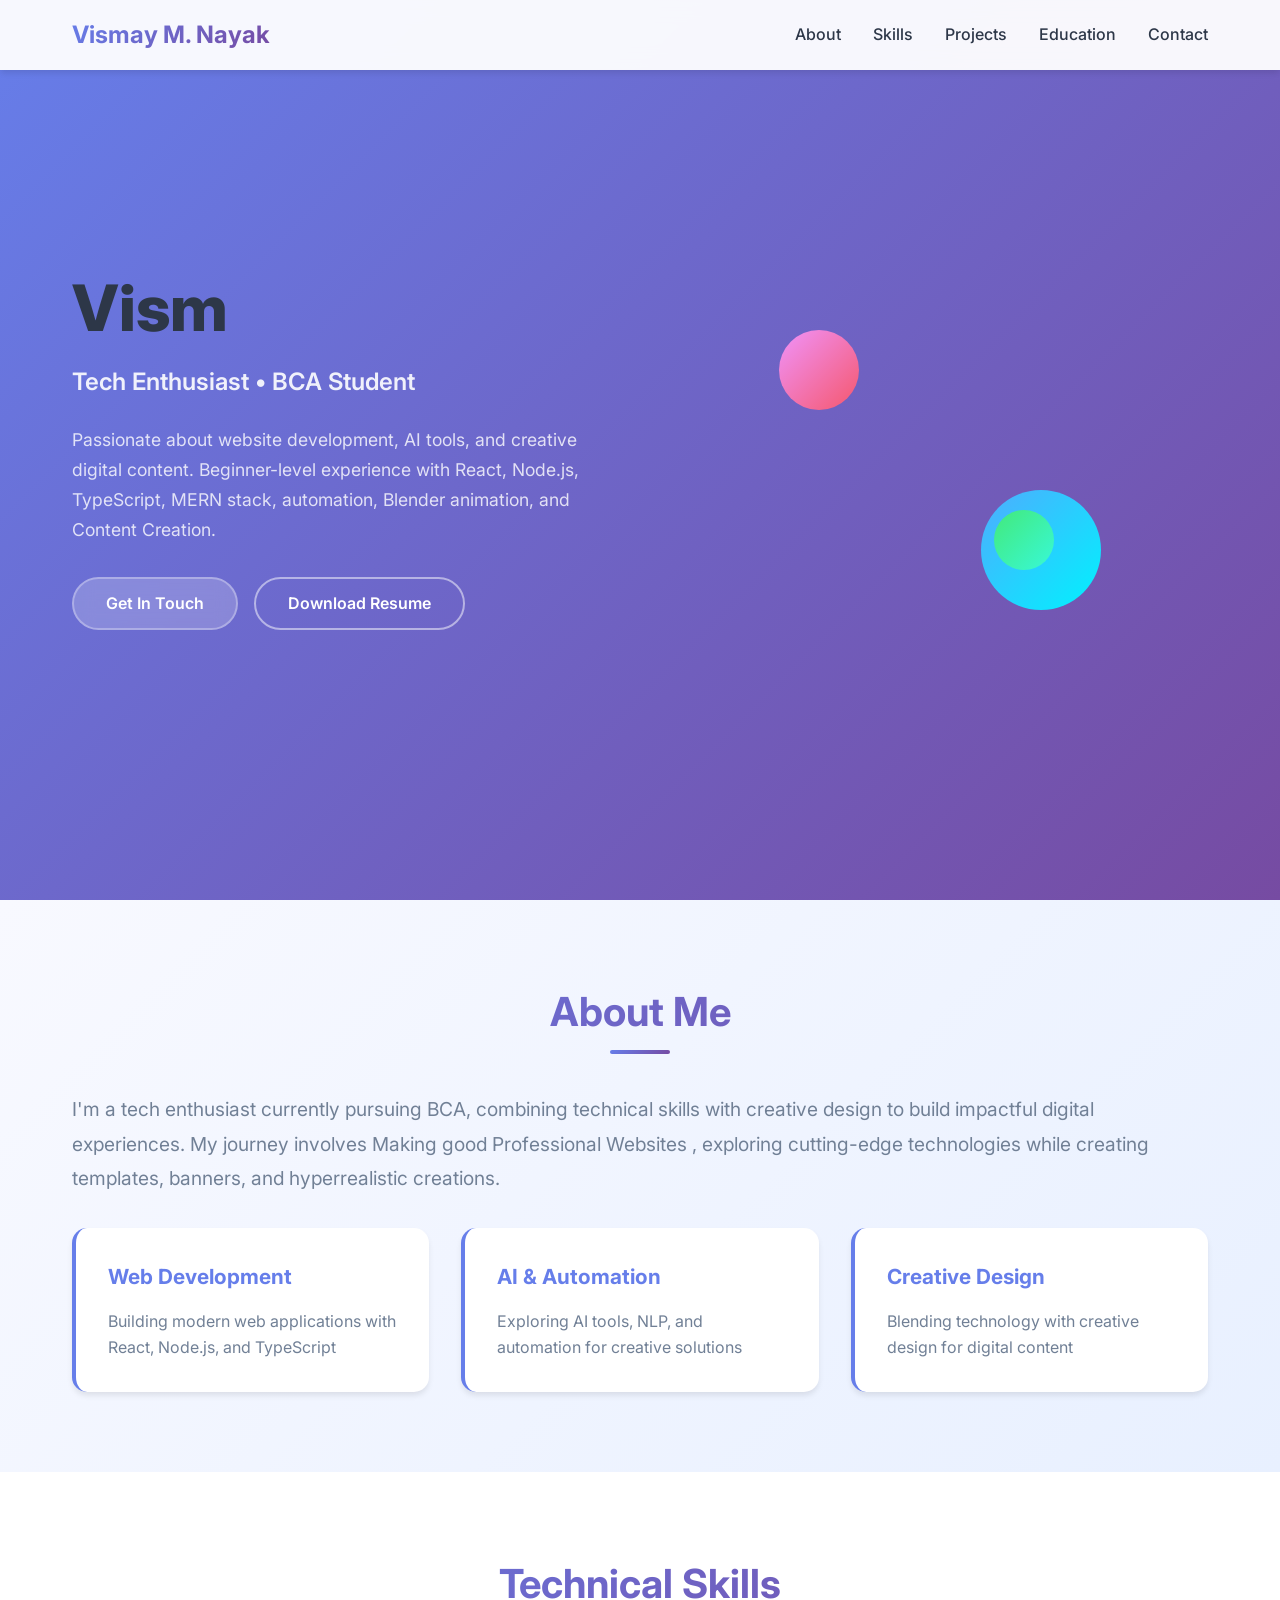
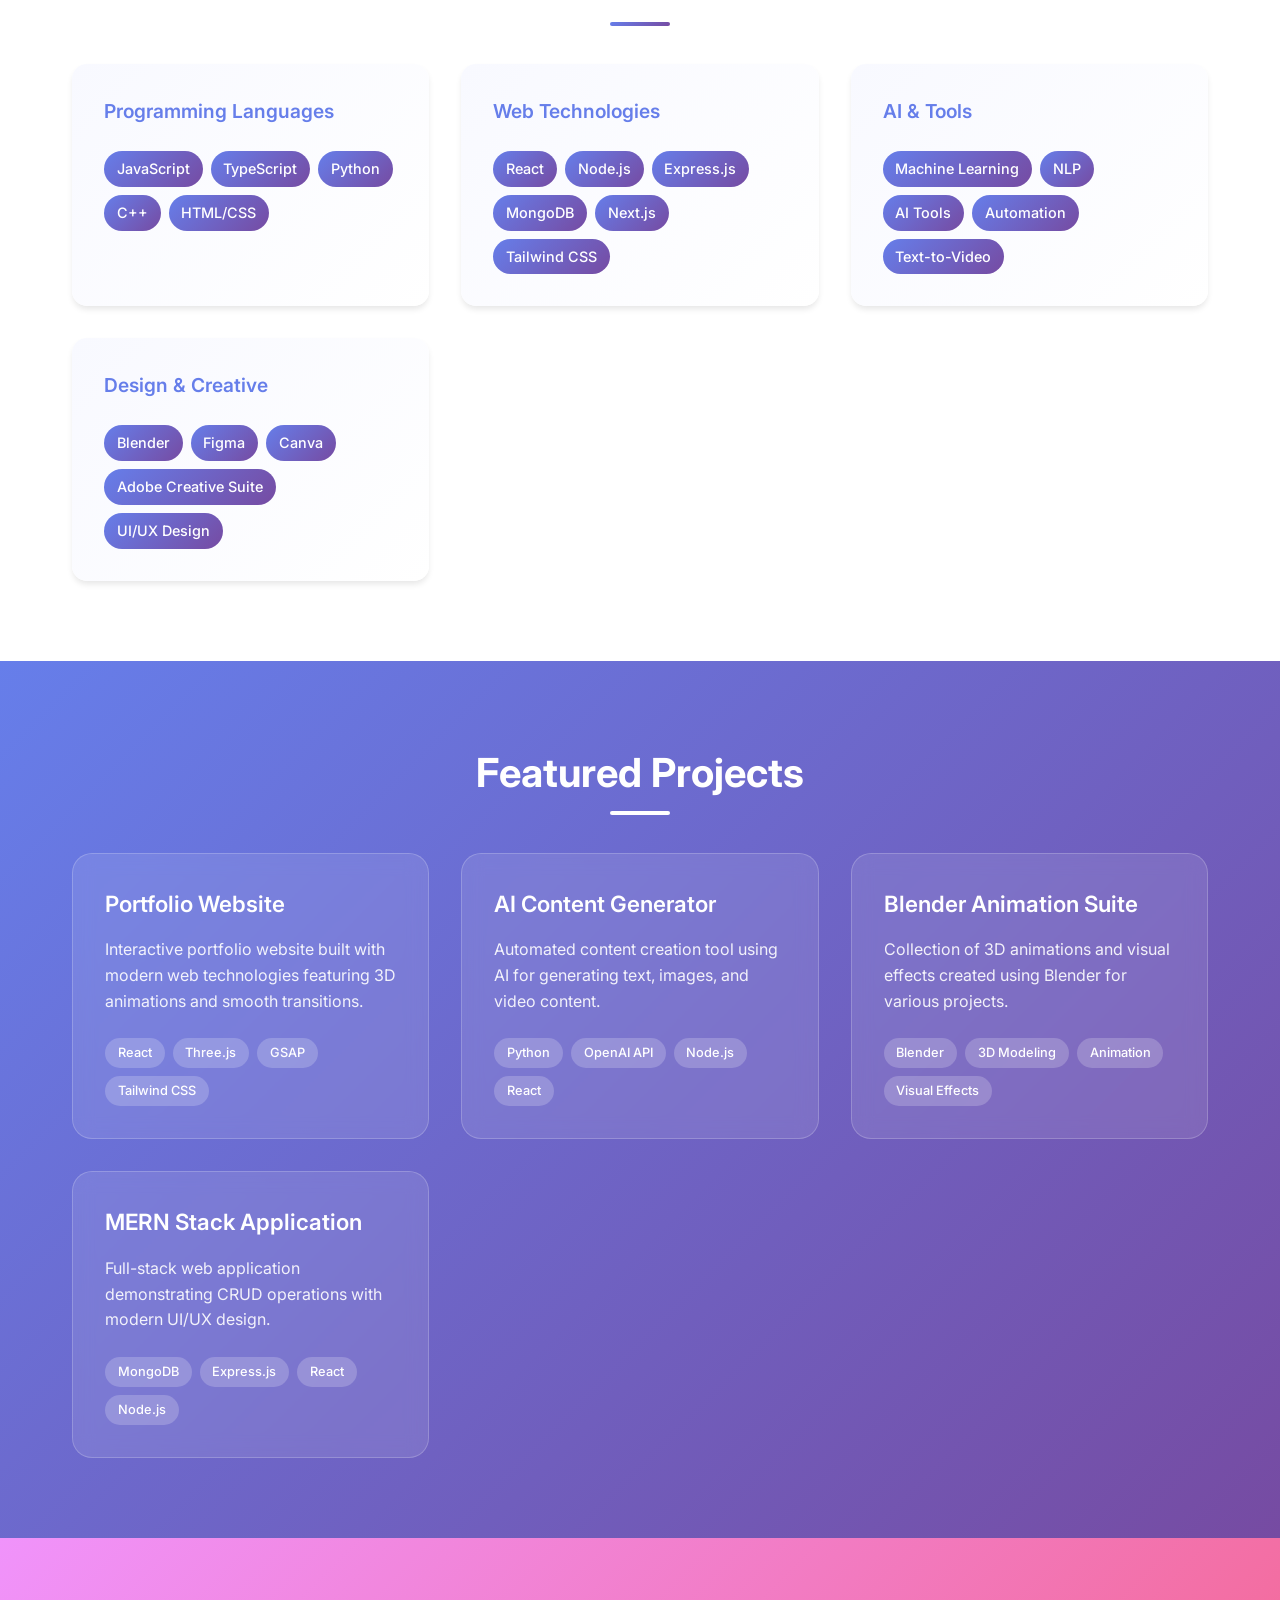
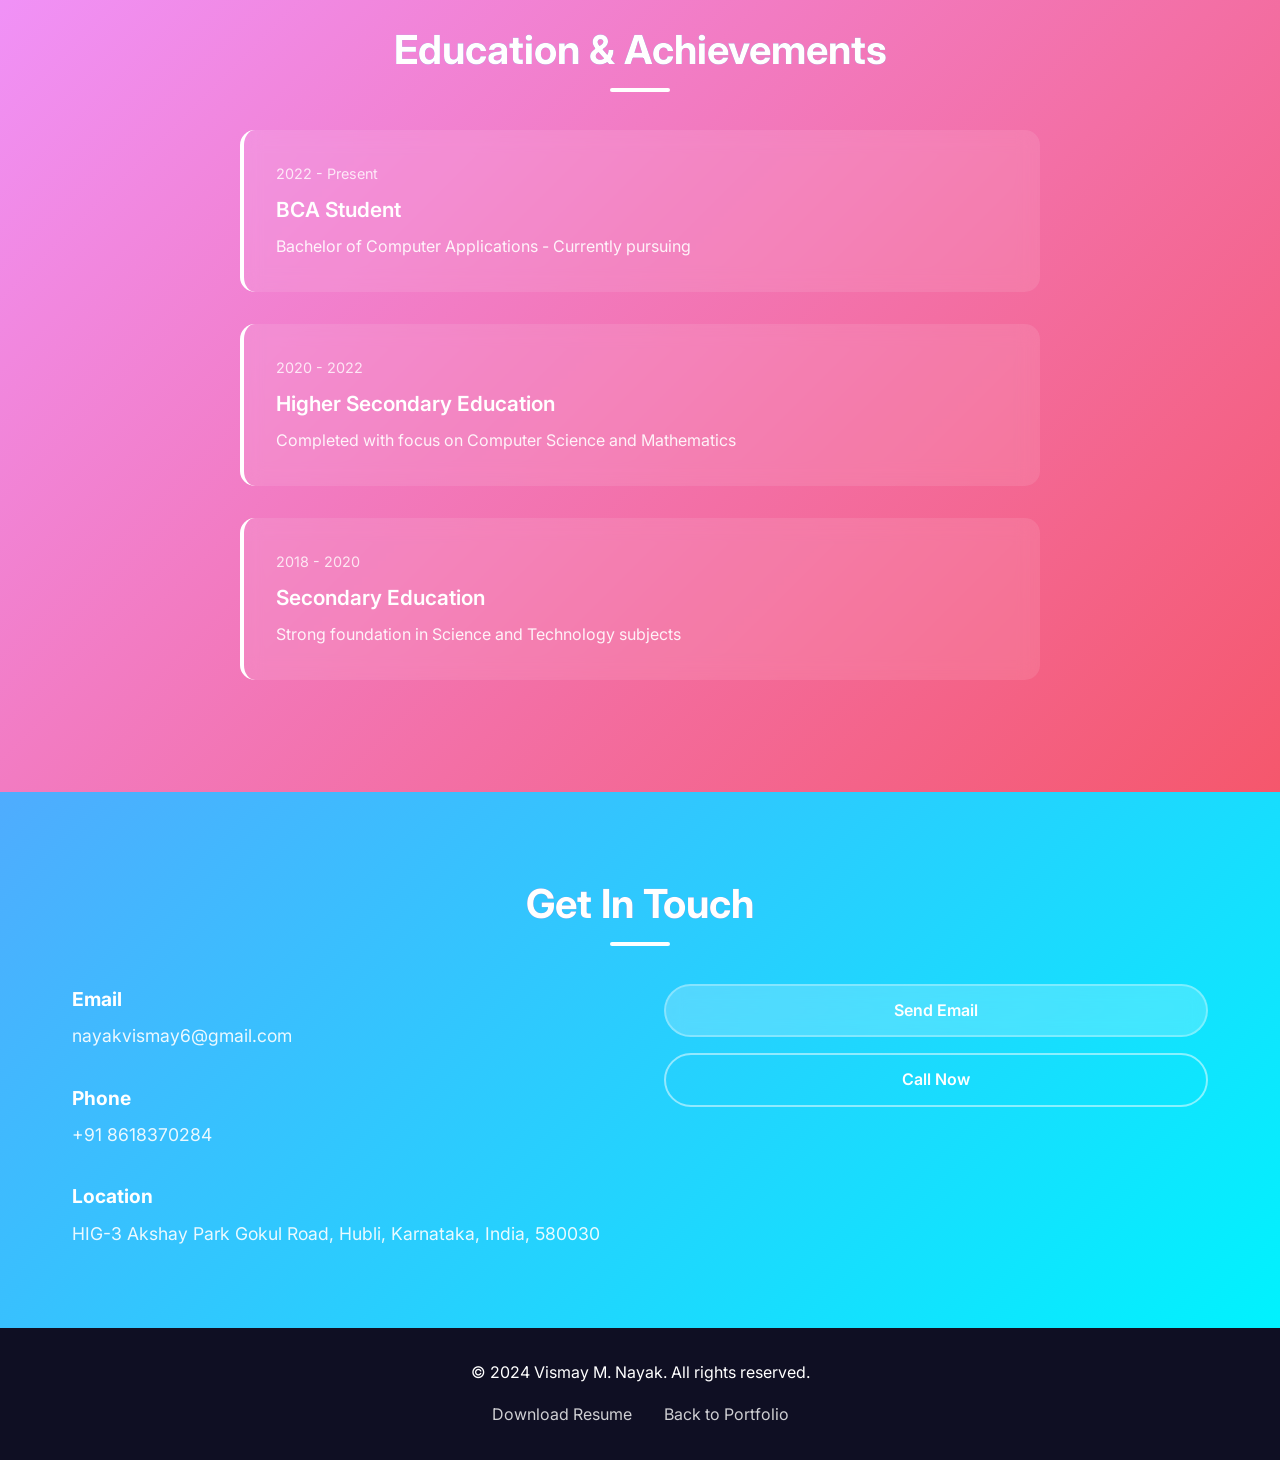
<file: resume.html>
<!DOCTYPE html>
<html lang="en">
<head>
  <meta charset="UTF-8">
  <meta name="viewport" content="width=device-width, initial-scale=1">
  <title>Vismay M. Nayak - Resume</title>
  <link rel="preconnect" href="https://fonts.googleapis.com">
  <link rel="preconnect" href="https://fonts.gstatic.com" crossorigin>
  <link href="https://fonts.googleapis.com/css2?family=Inter:wght@300;400;500;600;700;800&family=JetBrains+Mono:wght@400;500&display=swap" rel="stylesheet">
  <link rel="stylesheet" href="styles.css">
  <link rel="stylesheet" href="resume.css">
</head>
<body class="resume-body">
  <!-- Navigation -->
  <nav class="resume-nav">
    <div class="nav-container">
      <div class="nav-brand">Vismay M. Nayak</div>
      <ul class="nav-menu">
        <li><a href="#about" class="nav-link">About</a></li>
        <li><a href="#skills" class="nav-link">Skills</a></li>
        <li><a href="#projects" class="nav-link">Projects</a></li>
        <li><a href="#education" class="nav-link">Education</a></li>
        <li><a href="#contact" class="nav-link">Contact</a></li>
      </ul>
    </div>
  </nav>

  <!-- Hero Section -->
  <section id="hero" class="hero-section">
    <div class="hero-content">
      <div class="hero-text">
        <h1 class="hero-title">
          <span class="gradient-text">Vismay M. Nayak</span>
        </h1>
        <h2 class="hero-subtitle">Tech Enthusiast • BCA Student</h2>
        <p class="hero-description">
          Passionate about website development, AI tools, and creative digital content. 
          Beginner-level experience with React, Node.js, TypeScript, MERN stack, automation, 
          Blender animation, and Content Creation.
        </p>
        <div class="hero-actions">
          <a href="#contact" class="btn btn-primary">Get In Touch</a>
          <a href="assets\Final JOB RESUME INTERNSHIP.pdf" target="_blank" class="btn btn-secondary">Download Resume</a>
        </div>
      </div>
      <div class="hero-visual">
        <div class="floating-shapes">
          <div class="shape shape-1"></div>
          <div class="shape shape-2"></div>
          <div class="shape shape-3"></div>
        </div>
      </div>
    </div>
  </section>

  <!-- About Section -->
  <section id="about" class="about-section">
    <div class="container">
      <h2 class="section-title">About Me</h2>
      <div class="about-content">
        <div class="about-text">
          <p class="about-description">
            I'm a tech enthusiast currently pursuing BCA, combining technical skills with creative design 
            to build impactful digital experiences. My journey involves Making good Professional Websites , exploring cutting-edge technologies 
            while creating templates, banners, and hyperrealistic creations.
          </p>
          <div class="about-highlights">
            <div class="highlight">
              <h3>Web Development</h3>
              <p>Building modern web applications with React, Node.js, and TypeScript</p>
            </div>
            <div class="highlight">
              <h3>AI & Automation</h3>
              <p>Exploring AI tools, NLP, and automation for creative solutions</p>
            </div>
            <div class="highlight">
              <h3>Creative Design</h3>
              <p>Blending technology with creative design for digital content</p>
            </div>
          </div>
        </div>
      </div>
    </div>
  </section>

  <!-- Skills Section -->
  <section id="skills" class="skills-section">
    <div class="container">
      <h2 class="section-title">Technical Skills</h2>
      <div class="skills-grid">
        <div class="skill-category">
          <h3>Programming Languages</h3>
          <div class="skill-tags" id="programming-skills"></div>
        </div>
        <div class="skill-category">
          <h3>Web Technologies</h3>
          <div class="skill-tags" id="web-skills"></div>
        </div>
        <div class="skill-category">
          <h3>AI & Tools</h3>
          <div class="skill-tags" id="ai-skills"></div>
        </div>
        <div class="skill-category">
          <h3>Design & Creative</h3>
          <div class="skill-tags" id="design-skills"></div>
        </div>
      </div>
    </div>
  </section>

  <!-- Projects Section -->
  <section id="projects" class="projects-section">
    <div class="container">
      <h2 class="section-title">Featured Projects</h2>
      <div class="projects-grid" id="projects-grid"></div>
    </div>
  </section>

  <!-- Education Section -->
  <section id="education" class="education-section">
    <div class="container">
      <h2 class="section-title">Education & Achievements</h2>
      <div class="education-timeline" id="education-timeline"></div>
    </div>
  </section>

  <!-- Contact Section -->
  <section id="contact" class="contact-section">
    <div class="container">
      <h2 class="section-title">Get In Touch</h2>
      <div class="contact-content">
        <div class="contact-info">
          <div class="contact-item">
            <h3>Email</h3>
            <p>nayakvismay6@gmail.com</p>
          </div>
          <div class="contact-item">
            <h3>Phone</h3>
            <p>+91 8618370284</p>
          </div>
          <div class="contact-item">
            <h3>Location</h3>
            <p>HIG-3 Akshay Park Gokul Road, Hubli, Karnataka, India, 580030</p>
          </div>
        </div>
        <div class="contact-actions">
          <a href="mailto:nayakvismay6@gmail.com" class="btn btn-primary">Send Email</a>
          <a href="tel:+918618370284" class="btn btn-secondary">Call Now</a>
        </div>
      </div>
    </div>
  </section>

  <!-- Footer -->
  <footer class="resume-footer">
    <div class="container">
      <p>&copy; 2024 Vismay M. Nayak. All rights reserved.</p>
      <div class="footer-links">
        <a href="assets/Final-JOB-RESUME-INTERNSHIP.pdf?v=2" target="_blank">Download Resume</a>
        <a href="index.html">Back to Portfolio</a>
      </div>
    </div>
  </footer>

  <script src="resume.js"></script>
</body>
</html>
</file>
<file: styles.css>
:root {
  --bg: #05060a;
  --neon-blue: #00d2ff;
  --neon-purple: #a100ff;
  --neon-green: #25ff9b;
  --text-main: #e6f7ff;
  --font-display: "Archivo", sans-serif;
  --font-mono: "Share Tech Mono", monospace;
}

* {
  box-sizing: border-box;
  margin: 0;
  padding: 0;
}

body {
  background-color: var(--bg);
  color: var(--text-main);
  font-family: var(--font-display);
  overflow: hidden;
  height: 100vh;
  width: 100vw;
}

#webgl {
  position: fixed;
  top: 0;
  left: 0;
  width: 100%;
  height: 100%;
  z-index: 1;
  outline: none;
}

#ui-container {
  position: fixed;
  top: 0;
  left: 0;
  width: 100%;
  height: 100%;
  z-index: 10;
  pointer-events: none;
  display: flex;
  flex-direction: column;
  justify-content: center;
  align-items: center;
}

/* --- Start Overlay --- */
#start-overlay {
  position: fixed;
  inset: 0;
  background: rgba(5, 6, 10, 0.95);
  z-index: 100;
  display: flex;
  justify-content: center;
  align-items: center;
  transition: opacity 1s ease;
}

#start-overlay.hidden {
  opacity: 0;
  pointer-events: none;
}

.inner {
  text-align: center;
}

.title {
  font-size: 4rem;
  font-weight: 900;
  letter-spacing: 0.1em;
  background: linear-gradient(90deg, var(--neon-blue), var(--neon-purple));
  -webkit-background-clip: text;
  background-clip: text;
  -webkit-text-fill-color: transparent;
  text-shadow: 0 0 30px rgba(0, 210, 255, 0.3);
  margin-bottom: 10px;
}

.subtitle {
  font-family: var(--font-mono);
  font-size: 1.2rem;
  letter-spacing: 0.2em;
  color: var(--neon-blue);
  opacity: 0.8;
  margin-bottom: 40px;
}

#start-btn {
  background: transparent;
  color: var(--neon-green);
  border: 1px solid var(--neon-green);
  padding: 15px 40px;
  font-family: var(--font-mono);
  font-size: 1rem;
  letter-spacing: 0.1em;
  cursor: pointer;
  transition: all 0.3s ease;
  text-transform: uppercase;
}

#start-btn:hover {
  background: var(--neon-green);
  color: var(--bg);
  box-shadow: 0 0 20px var(--neon-green);
}

.note {
  margin-top: 20px;
  font-size: 0.8rem;
  opacity: 0.5;
  font-family: var(--font-mono);
}

/* --- Scene Specific UI --- */

/* Scene 1: Terminal */
.terminal-text {
  font-family: var(--font-mono);
  color: var(--neon-green);
  font-size: 1.5rem;
  text-shadow: 0 0 10px var(--neon-green);
  white-space: pre-wrap;
  text-align: left;
  position: absolute;
  top: 50%;
  left: 50%;
  transform: translate(-50%, -50%);
  width: 80%;
  max-width: 800px;
}

/* Scene 5: Final Text */
.final-text-container {
  text-align: center;
  opacity: 0;
  position: relative;
  z-index: 5;
}

.final-title {
  font-size: 5vw;
  font-weight: 900;
  color: #fff;
  text-shadow: 0 0 20px var(--neon-blue), 0 0 40px var(--neon-purple);
  margin-bottom: 20px;
}

.final-subtitle {
  font-family: var(--font-mono);
  font-size: 2vw;
  color: var(--neon-blue);
  letter-spacing: 0.2em;
}

.scene-text {
  position: absolute;
  bottom: 10%;
  left: 50%;
  transform: translateX(-50%);
  font-family: var(--font-mono);
  color: rgba(255, 255, 255, 0.7);
  font-size: 1rem;
  text-transform: uppercase;
  letter-spacing: 0.2em;
  opacity: 0;
}

.resume-link{
  display: inline-block;
  padding: 12px 22px;
  border-radius: 8px;
  border: 1px solid var(--neon-blue);
  color: var(--text-main);
  text-decoration: none;
  letter-spacing: .12em;
  font-family: var(--font-mono);
  background: linear-gradient(90deg, rgba(0,210,255,.12), rgba(161,0,255,.12));
  box-shadow: 0 0 18px rgba(0,210,255,.2);
  cursor: pointer;
  position: relative;
  z-index: 10;
  transition: all 0.3s ease;
}
.resume-link:hover{
  filter: brightness(1.2);
  box-shadow: 0 0 26px rgba(0,210,255,.35);
  transform: scale(1.05);
  border-color: var(--neon-purple);
}

/* --- Resume Overlay --- */
#resume-overlay{
  position: fixed;
  inset: 0;
  background: rgba(5,6,10,0.92);
  backdrop-filter: blur(6px);
  z-index: 200;
  display: none;
  align-items: center;
  justify-content: center;
  padding: 20px;
}
#resume-overlay.active{
  display: flex;
}
.resume-modal{
  width: min(960px, 90vw);
  max-height: 90vh;
  background: rgba(10,12,18,0.7);
  border: 1px solid rgba(0,210,255,0.3);
  border-radius: 12px;
  box-shadow: 0 0 30px rgba(0,210,255,0.25), inset 0 0 20px rgba(161,0,255,0.15);
  padding: 16px;
  display: flex;
  flex-direction: column;
  gap: 12px;
}
.resume-controls{
  display: flex;
  align-items: center;
  gap: 10px;
  justify-content: center;
  font-family: var(--font-mono);
}
.resume-controls button,
.resume-controls a{
  background: transparent;
  color: var(--text-main);
  border: 1px solid var(--neon-blue);
  padding: 8px 14px;
  border-radius: 8px;
  text-decoration: none;
  cursor: pointer;
  letter-spacing: .12em;
}
#resume-close{
  border-color: var(--neon-purple);
}
#resume-canvas{
  width: 100%;
  height: auto;
  align-self: center;
}
</file>
<file: resume.css>
:root{
  --primary-gradient: linear-gradient(135deg, #667eea 0%, #764ba2 100%);
  --secondary-gradient: linear-gradient(135deg, #f093fb 0%, #f5576c 100%);
  --tertiary-gradient: linear-gradient(135deg, #4facfe 0%, #00f2fe 100%);
  --quaternary-gradient: linear-gradient(135deg, #43e97b 0%, #38f9d7 100%);
  --dark-bg: #0f0f23;
  --light-bg: #ffffff;
  --text-primary: #2d3748;
  --text-secondary: #718096;
  --text-light: #ffffff;
  --accent-purple: #667eea;
  --accent-pink: #f093fb;
  --accent-blue: #4facfe;
  --accent-green: #43e97b;
  --shadow-light: 0 4px 6px -1px rgba(0, 0, 0, 0.1);
  --shadow-medium: 0 10px 15px -3px rgba(0, 0, 0, 0.1);
  --shadow-large: 0 20px 25px -5px rgba(0, 0, 0, 0.1);
}

* {
  margin: 0;
  padding: 0;
  box-sizing: border-box;
}

html {
  scroll-behavior: smooth;
}

body {
  font-family: 'Inter', -apple-system, BlinkMacSystemFont, 'Segoe UI', Roboto, sans-serif;
  line-height: 1.6;
  color: var(--text-primary);
  background: var(--light-bg);
  overflow-x: hidden;
}

/* Navigation */
.resume-nav {
  position: fixed;
  top: 0;
  width: 100%;
  background: rgba(255, 255, 255, 0.95);
  backdrop-filter: blur(10px);
  z-index: 1000;
  padding: 1rem 0;
  box-shadow: var(--shadow-light);
  transition: all 0.3s ease;
}

.nav-container {
  max-width: 1200px;
  margin: 0 auto;
  padding: 0 2rem;
  display: flex;
  justify-content: space-between;
  align-items: center;
}

.nav-brand {
  font-size: 1.5rem;
  font-weight: 700;
  background: var(--primary-gradient);
  -webkit-background-clip: text;
  -webkit-text-fill-color: transparent;
  background-clip: text;
}

.nav-menu {
  display: flex;
  list-style: none;
  gap: 2rem;
}

.nav-link {
  text-decoration: none;
  color: var(--text-primary);
  font-weight: 500;
  transition: all 0.3s ease;
  position: relative;
}

.nav-link:hover {
  color: var(--accent-purple);
  transform: translateY(-2px);
}

.nav-link::after {
  content: '';
  position: absolute;
  bottom: -5px;
  left: 0;
  width: 0;
  height: 2px;
  background: var(--primary-gradient);
  transition: width 0.3s ease;
}

.nav-link:hover::after {
  width: 100%;
}

/* Hero Section */
.hero-section {
  min-height: 100vh;
  display: flex;
  align-items: center;
  justify-content: center;
  background: linear-gradient(135deg, #667eea 0%, #764ba2 100%);
  position: relative;
  overflow: hidden;
}

.hero-content {
  max-width: 1200px;
  margin: 0 auto;
  padding: 0 2rem;
  display: grid;
  grid-template-columns: 1fr 1fr;
  gap: 4rem;
  align-items: center;
  z-index: 2;
  position: relative;
}

.hero-text {
  animation: fadeInUp 1s ease-out;
}

.hero-title {
  font-size: clamp(2.5rem, 5vw, 4rem);
  font-weight: 800;
  margin-bottom: 1rem;
  line-height: 1.2;
}

.gradient-text {
  background: linear-gradient(45deg, #ffffff, #f0f0f0);
  -webkit-background-clip: text;
  -webkit-text-fill-color: transparent;
  background-clip: text;
}

.hero-subtitle {
  font-size: 1.5rem;
  font-weight: 600;
  color: rgba(255, 255, 255, 0.9);
  margin-bottom: 1.5rem;
}

.hero-description {
  font-size: 1.1rem;
  color: rgba(255, 255, 255, 0.8);
  margin-bottom: 2rem;
  line-height: 1.7;
}

.hero-actions {
  display: flex;
  gap: 1rem;
  flex-wrap: wrap;
}

.btn {
  padding: 0.75rem 2rem;
  border-radius: 50px;
  text-decoration: none;
  font-weight: 600;
  transition: all 0.3s ease;
  border: none;
  cursor: pointer;
  display: inline-block;
  text-align: center;
}

.btn-primary {
  background: rgba(255, 255, 255, 0.2);
  color: white;
  border: 2px solid rgba(255, 255, 255, 0.3);
  backdrop-filter: blur(10px);
}

.btn-primary:hover {
  background: rgba(255, 255, 255, 0.3);
  transform: translateY(-2px);
  box-shadow: 0 10px 20px rgba(0, 0, 0, 0.2);
}

.btn-secondary {
  background: transparent;
  color: white;
  border: 2px solid rgba(255, 255, 255, 0.5);
}

.btn-secondary:hover {
  background: rgba(255, 255, 255, 0.1);
  transform: translateY(-2px);
}

/* Floating Shapes Animation */
.hero-visual {
  position: relative;
  height: 400px;
  animation: float 6s ease-in-out infinite;
}

.floating-shapes {
  position: relative;
  width: 100%;
  height: 100%;
}

.shape {
  position: absolute;
  border-radius: 50%;
  animation: float 6s ease-in-out infinite;
}

.shape-1 {
  width: 80px;
  height: 80px;
  background: var(--secondary-gradient);
  top: 20%;
  left: 20%;
  animation-delay: 0s;
}

.shape-2 {
  width: 120px;
  height: 120px;
  background: var(--tertiary-gradient);
  top: 60%;
  right: 20%;
  animation-delay: 2s;
}

.shape-3 {
  width: 60px;
  height: 60px;
  background: var(--quaternary-gradient);
  bottom: 20%;
  left: 60%;
  animation-delay: 4s;
}

/* Sections */
section {
  padding: 5rem 0;
  position: relative;
}

.container {
  max-width: 1200px;
  margin: 0 auto;
  padding: 0 2rem;
}

.section-title {
  font-size: 2.5rem;
  font-weight: 700;
  text-align: center;
  margin-bottom: 3rem;
  background: var(--primary-gradient);
  -webkit-background-clip: text;
  -webkit-text-fill-color: transparent;
  background-clip: text;
  position: relative;
}

.section-title::after {
  content: '';
  position: absolute;
  bottom: -10px;
  left: 50%;
  transform: translateX(-50%);
  width: 60px;
  height: 4px;
  background: var(--primary-gradient);
  border-radius: 2px;
}

/* About Section */
.about-section {
  background: linear-gradient(135deg, #f8f9ff 0%, #e8f0ff 100%);
}

.about-content {
  display: grid;
  grid-template-columns: 1fr;
  gap: 3rem;
  align-items: center;
}

.about-description {
  font-size: 1.2rem;
  color: var(--text-secondary);
  margin-bottom: 2rem;
  line-height: 1.8;
}

.about-highlights {
  display: grid;
  grid-template-columns: repeat(auto-fit, minmax(250px, 1fr));
  gap: 2rem;
}

.highlight {
  background: white;
  padding: 2rem;
  border-radius: 15px;
  box-shadow: var(--shadow-light);
  transition: all 0.3s ease;
  border-left: 4px solid var(--accent-purple);
}

.highlight:hover {
  transform: translateY(-5px);
  box-shadow: var(--shadow-medium);
}

.highlight h3 {
  color: var(--accent-purple);
  margin-bottom: 1rem;
  font-size: 1.3rem;
}

.highlight p {
  color: var(--text-secondary);
  line-height: 1.6;
}

/* Skills Section */
.skills-section {
  background: white;
}

.skills-grid {
  display: grid;
  grid-template-columns: repeat(auto-fit, minmax(280px, 1fr));
  gap: 2rem;
}

.skill-category {
  background: linear-gradient(135deg, #f8f9ff 0%, #ffffff 100%);
  padding: 2rem;
  border-radius: 15px;
  box-shadow: var(--shadow-light);
  transition: all 0.3s ease;
}

.skill-category:hover {
  transform: translateY(-5px);
  box-shadow: var(--shadow-medium);
}

.skill-category h3 {
  color: var(--accent-purple);
  margin-bottom: 1.5rem;
  font-size: 1.2rem;
  font-weight: 600;
}

.skill-tags {
  display: flex;
  flex-wrap: wrap;
  gap: 0.5rem;
}

.skill-tag {
  background: var(--primary-gradient);
  color: white;
  padding: 0.4rem 0.8rem;
  border-radius: 20px;
  font-size: 0.9rem;
  font-weight: 500;
  transition: all 0.3s ease;
  cursor: pointer;
}

.skill-tag:hover {
  transform: scale(1.05);
  box-shadow: var(--shadow-light);
}

/* Projects Section */
.projects-section {
  background: linear-gradient(135deg, #667eea 0%, #764ba2 100%);
  color: white;
}

.projects-section .section-title {
  -webkit-text-fill-color: white;
}

.projects-section .section-title::after {
  background: white;
}

.projects-grid {
  display: grid;
  grid-template-columns: repeat(auto-fit, minmax(350px, 1fr));
  gap: 2rem;
}

.project-card {
  background: rgba(255, 255, 255, 0.1);
  backdrop-filter: blur(10px);
  border-radius: 20px;
  padding: 2rem;
  border: 1px solid rgba(255, 255, 255, 0.2);
  transition: all 0.3s ease;
}

.project-card:hover {
  transform: translateY(-10px);
  background: rgba(255, 255, 255, 0.15);
  box-shadow: 0 20px 40px rgba(0, 0, 0, 0.2);
}

.project-title {
  font-size: 1.4rem;
  font-weight: 600;
  margin-bottom: 1rem;
  color: white;
}

.project-description {
  color: rgba(255, 255, 255, 0.9);
  margin-bottom: 1.5rem;
  line-height: 1.6;
}

.project-tech {
  display: flex;
  flex-wrap: wrap;
  gap: 0.5rem;
}

.tech-tag {
  background: rgba(255, 255, 255, 0.2);
  color: white;
  padding: 0.3rem 0.8rem;
  border-radius: 15px;
  font-size: 0.8rem;
  font-weight: 500;
}

/* Education Section */
.education-section {
  background: linear-gradient(135deg, #f093fb 0%, #f5576c 100%);
  color: white;
}

.education-section .section-title {
  -webkit-text-fill-color: white;
}

.education-section .section-title::after {
  background: white;
}

.education-timeline {
  position: relative;
  max-width: 800px;
  margin: 0 auto;
}

.education-item {
  background: rgba(255, 255, 255, 0.1);
  backdrop-filter: blur(10px);
  border-radius: 15px;
  padding: 2rem;
  margin-bottom: 2rem;
  border-left: 4px solid white;
  transition: all 0.3s ease;
}

.education-item:hover {
  transform: translateX(10px);
  background: rgba(255, 255, 255, 0.15);
}

.education-period {
  font-size: 0.9rem;
  color: rgba(255, 255, 255, 0.8);
  margin-bottom: 0.5rem;
}

.education-school {
  font-size: 1.3rem;
  font-weight: 600;
  margin-bottom: 0.5rem;
  color: white;
}

.education-details {
  color: rgba(255, 255, 255, 0.9);
}

/* Contact Section */
.contact-section {
  background: linear-gradient(135deg, #4facfe 0%, #00f2fe 100%);
  color: white;
}

.contact-section .section-title {
  -webkit-text-fill-color: white;
}

.contact-section .section-title::after {
  background: white;
}

.contact-content {
  display: grid;
  grid-template-columns: 1fr 1fr;
  gap: 3rem;
  align-items: start;
}

.contact-info {
  display: flex;
  flex-direction: column;
  gap: 2rem;
}

.contact-item h3 {
  color: white;
  font-size: 1.2rem;
  margin-bottom: 0.5rem;
}

.contact-item p {
  color: rgba(255, 255, 255, 0.9);
  font-size: 1.1rem;
}

.contact-actions {
  display: flex;
  flex-direction: column;
  gap: 1rem;
}

/* Footer */
.resume-footer {
  background: var(--dark-bg);
  color: white;
  padding: 2rem 0;
  text-align: center;
}

.footer-links {
  margin-top: 1rem;
  display: flex;
  justify-content: center;
  gap: 2rem;
}

.footer-links a {
  color: rgba(255, 255, 255, 0.8);
  text-decoration: none;
  transition: color 0.3s ease;
}

.footer-links a:hover {
  color: var(--accent-blue);
}

/* Animations */
@keyframes fadeInUp {
  from {
    opacity: 0;
    transform: translateY(30px);
  }
  to {
    opacity: 1;
    transform: translateY(0);
  }
}

@keyframes float {
  0%, 100% {
    transform: translateY(0px);
  }
  50% {
    transform: translateY(-20px);
  }
}

/* Responsive Design */
@media (max-width: 768px) {
  .nav-menu {
    display: none;
  }
  
  .hero-content {
    grid-template-columns: 1fr;
    text-align: center;
    gap: 2rem;
  }
  
  .hero-visual {
    height: 250px;
  }
  
  .contact-content {
    grid-template-columns: 1fr;
    gap: 2rem;
  }
  
  .hero-actions {
    justify-content: center;
  }
  
  .about-highlights {
    grid-template-columns: 1fr;
  }
  
  .skills-grid {
    grid-template-columns: 1fr;
  }
  
  .projects-grid {
    grid-template-columns: 1fr;
  }
}

@media (max-width: 480px) {
  .container {
    padding: 0 1rem;
  }
  
  .hero-title {
    font-size: 2.5rem;
  }
  
  .section-title {
    font-size: 2rem;
  }
  
  .btn {
    padding: 0.6rem 1.5rem;
    font-size: 0.9rem;
  }
}
</file>
